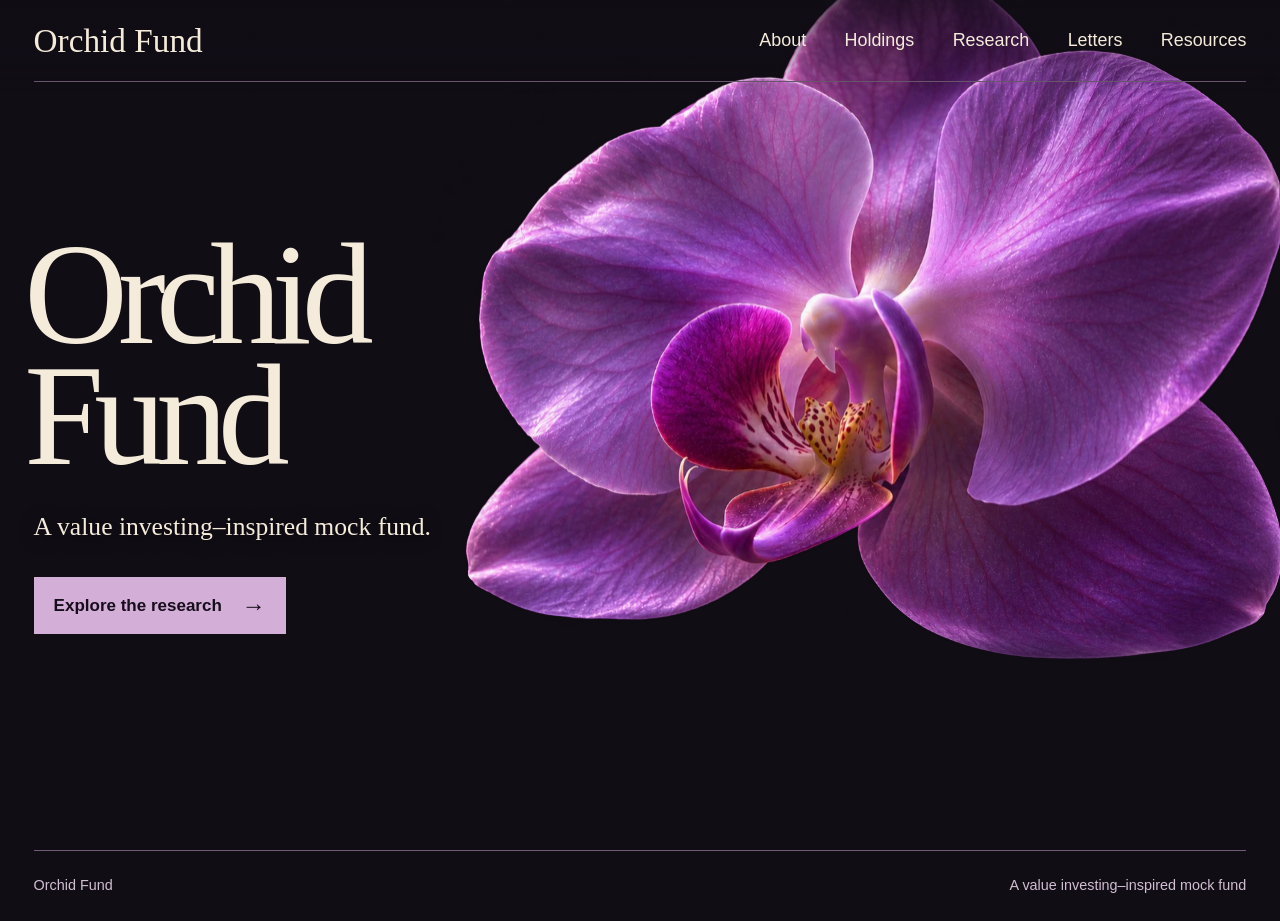
<file: index.html>
<!doctype html>
<html lang="en">
<head>
  <meta charset="utf-8">
  <meta name="viewport" content="width=device-width, initial-scale=1">
  <meta name="description" content="Orchid Fund is a value investing–inspired mock fund.">
  <meta name="theme-color" content="#110d15">
  <title>Orchid Fund</title>
  <link rel="stylesheet" href="./assets/style.css">
  <link rel="stylesheet" href="./orchid-fund.css">
  <script src="./assets/orchid.js" defer></script>
</head>
<body>
  <a class="skip-link" href="#main">Skip to content</a>
  <div class="home-stage">
    <div class="hero-art" aria-hidden="true">
      <img id="orchid-image" src="./assets/orchid.webp" width="1400" height="1000" alt="" fetchpriority="high">
      <canvas id="orchid-canvas" hidden></canvas>
    </div>
  <header class="site-header fund-header wrap">
    <a class="wordmark" href="./">Orchid Fund</a>
    <nav aria-label="Main navigation">
        <a href="./about.html">About</a>
        <a href="./holdings.html">Holdings</a>
        <a href="./research.html">Research</a>
        <a href="./letters.html">Letters</a>
        <a href="./resources.html">Resources</a>
    </nav>
  </header>
    <main id="main">
      <section class="hero wrap" aria-labelledby="hero-title">
        <div class="hero-copy">
          <h1 id="hero-title">Orchid<br>Fund</h1>
          <p>A value investing–inspired mock fund.</p>
          <a class="button" href="./research.html">Explore the research <span aria-hidden="true">→</span></a>
        </div>
      </section>
    </main>
  </div>

  <footer class="site-footer wrap">
    <span>Orchid Fund</span><span>A value investing–inspired mock fund</span>
  </footer>
</body>
</html>
</file>
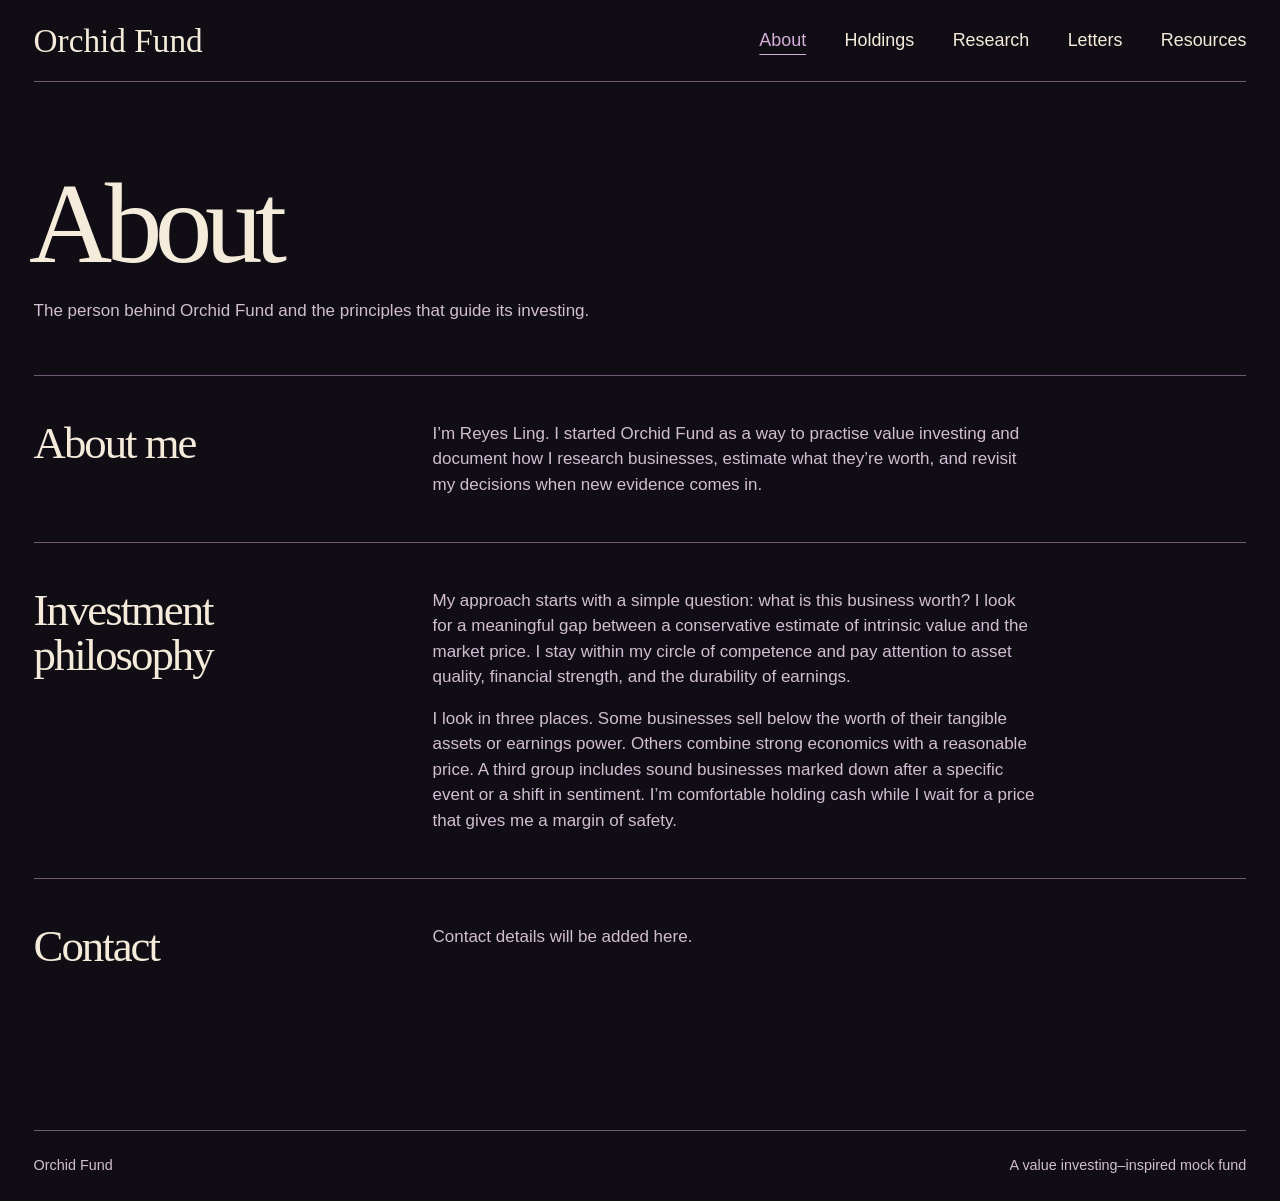
<file: about.html>
<!doctype html>
<html lang="en">
<head>
  <meta charset="utf-8">
  <meta name="viewport" content="width=device-width, initial-scale=1">
  <meta name="description" content="The person behind Orchid Fund and the principles that guide its investing.">
  <meta name="theme-color" content="#110d15">
  <title>About | Orchid Fund</title>
  <link rel="stylesheet" href="./assets/style.css">
  <link rel="stylesheet" href="./orchid-fund.css">
</head>
<body class="inner-page">
  <a class="skip-link" href="#main">Skip to content</a>
  <header class="site-header fund-header wrap">
    <a class="wordmark" href="./">Orchid Fund</a>
    <nav aria-label="Main navigation">
        <a href="./about.html" aria-current="page">About</a>
        <a href="./holdings.html">Holdings</a>
        <a href="./research.html">Research</a>
        <a href="./letters.html">Letters</a>
        <a href="./resources.html">Resources</a>
    </nav>
  </header>
  <main id="main" class="fund-page wrap">
    <div class="page-intro">
      <h1>About</h1>
      <p>The person behind Orchid Fund and the principles that guide its investing.</p>
    </div>
    <section class="editorial-row" aria-labelledby="me">
      <h2 id="me">About me</h2>
      <div><p>I’m Reyes Ling. I started Orchid Fund as a way to practise value investing and document how I research businesses, estimate what they’re worth, and revisit my decisions when new evidence comes in.</p></div>
    </section>
    <section class="editorial-row" aria-labelledby="philosophy">
      <h2 id="philosophy">Investment philosophy</h2>
      <div>
        <p>My approach starts with a simple question: what is this business worth? I look for a meaningful gap between a conservative estimate of intrinsic value and the market price. I stay within my circle of competence and pay attention to asset quality, financial strength, and the durability of earnings.</p>
        <p>I look in three places. Some businesses sell below the worth of their tangible assets or earnings power. Others combine strong economics with a reasonable price. A third group includes sound businesses marked down after a specific event or a shift in sentiment. I’m comfortable holding cash while I wait for a price that gives me a margin of safety.</p>
      </div>
    </section>
    <section class="editorial-row" id="contact" aria-labelledby="contact-title">
      <h2 id="contact-title">Contact</h2>
      <div><p>Contact details will be added here.</p></div>
    </section>
  </main>

  <footer class="site-footer wrap">
    <span>Orchid Fund</span><span>A value investing–inspired mock fund</span>
  </footer>
</body>
</html>
</file>
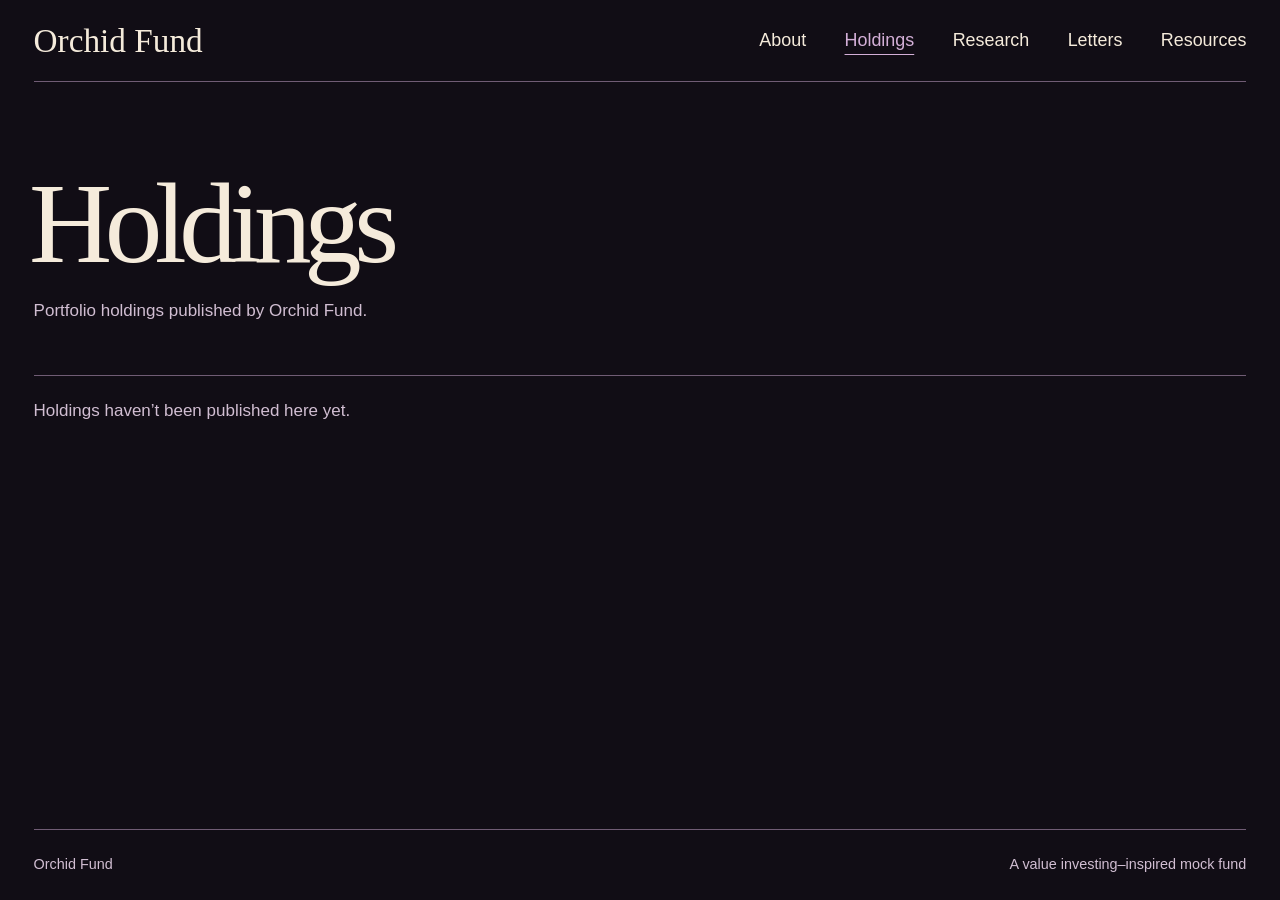
<file: holdings.html>
<!doctype html>
<html lang="en">
<head>
  <meta charset="utf-8">
  <meta name="viewport" content="width=device-width, initial-scale=1">
  <meta name="description" content="Portfolio holdings published by Orchid Fund.">
  <meta name="theme-color" content="#110d15">
  <title>Holdings | Orchid Fund</title>
  <link rel="stylesheet" href="./assets/style.css">
  <link rel="stylesheet" href="./orchid-fund.css">
</head>
<body class="inner-page">
  <a class="skip-link" href="#main">Skip to content</a>
  <header class="site-header fund-header wrap">
    <a class="wordmark" href="./">Orchid Fund</a>
    <nav aria-label="Main navigation">
        <a href="./about.html">About</a>
        <a href="./holdings.html" aria-current="page">Holdings</a>
        <a href="./research.html">Research</a>
        <a href="./letters.html">Letters</a>
        <a href="./resources.html">Resources</a>
    </nav>
  </header>
  <main id="main" class="fund-page wrap">
    <div class="page-intro">
      <h1>Holdings</h1>
      <p>Portfolio holdings published by Orchid Fund.</p>
    </div>
    <p class="empty-state">Holdings haven’t been published here yet.</p>
  </main>

  <footer class="site-footer wrap">
    <span>Orchid Fund</span><span>A value investing–inspired mock fund</span>
  </footer>
</body>
</html>
</file>
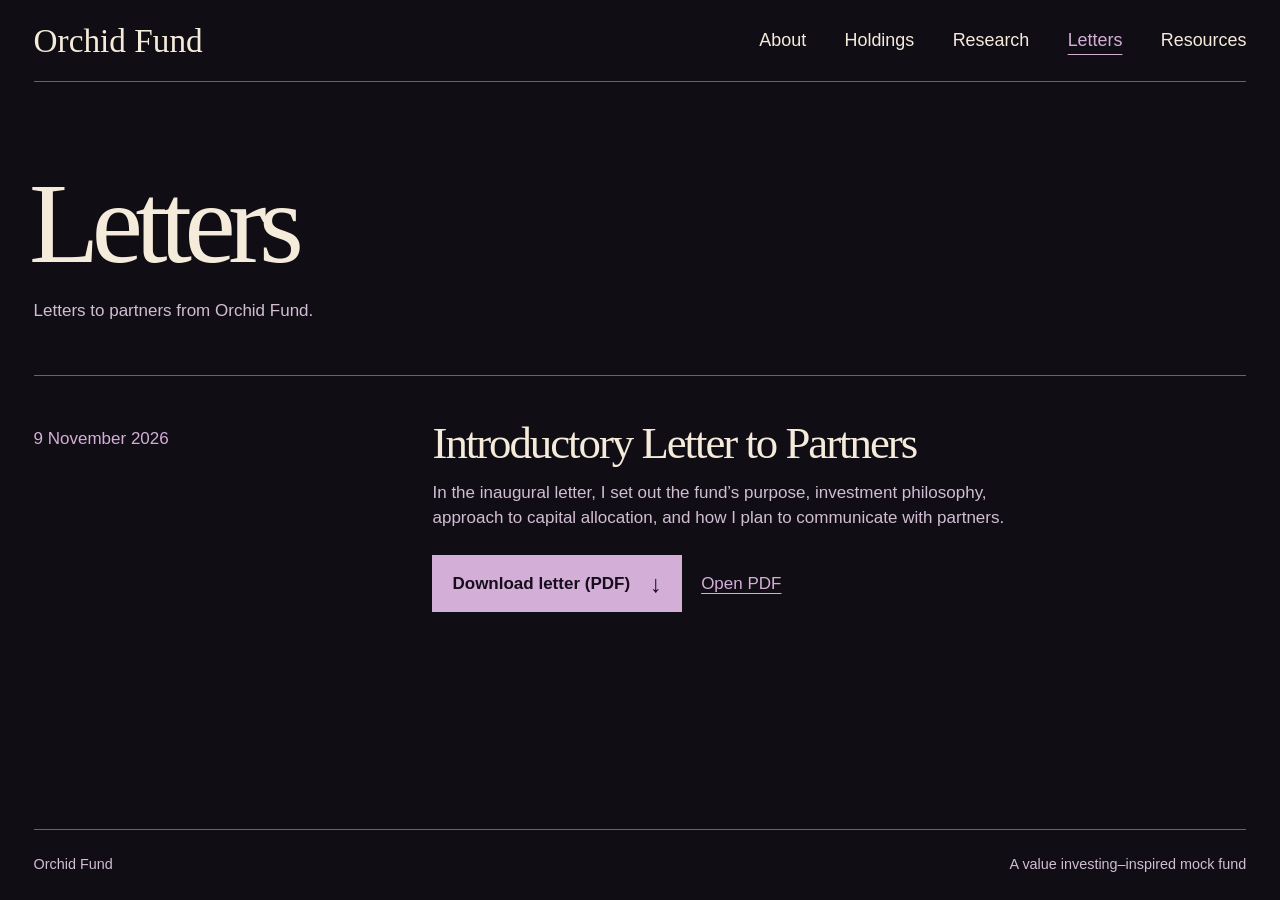
<file: letters.html>
<!doctype html>
<html lang="en">
<head>
  <meta charset="utf-8">
  <meta name="viewport" content="width=device-width, initial-scale=1">
  <meta name="description" content="Letters to partners from Orchid Fund.">
  <meta name="theme-color" content="#110d15">
  <title>Letters | Orchid Fund</title>
  <link rel="stylesheet" href="./assets/style.css">
  <link rel="stylesheet" href="./orchid-fund.css">
</head>
<body class="inner-page">
  <a class="skip-link" href="#main">Skip to content</a>
  <header class="site-header fund-header wrap">
    <a class="wordmark" href="./">Orchid Fund</a>
    <nav aria-label="Main navigation">
        <a href="./about.html">About</a>
        <a href="./holdings.html">Holdings</a>
        <a href="./research.html">Research</a>
        <a href="./letters.html" aria-current="page">Letters</a>
        <a href="./resources.html">Resources</a>
    </nav>
  </header>
  <main id="main" class="fund-page wrap">
    <div class="page-intro">
      <h1>Letters</h1>
      <p>Letters to partners from Orchid Fund.</p>
    </div>
    <article class="editorial-row letter-entry">
      <p class="letter-date"><time datetime="2026-11-09">9 November 2026</time></p>
      <div>
        <h2>Introductory Letter to Partners</h2>
        <p>In the inaugural letter, I set out the fund’s purpose, investment philosophy, approach to capital allocation, and how I plan to communicate with partners.</p>
        <div class="letter-actions">
          <a class="button" href="./Introductory-Letter-to-Partners.pdf" download>Download letter (PDF) <span aria-hidden="true">↓</span></a>
          <a class="detail-link" href="./Introductory-Letter-to-Partners.pdf" target="_blank" rel="noopener">Open PDF<span class="visually-hidden"> in a new tab</span></a>
        </div>
      </div>
    </article>
  </main>

  <footer class="site-footer wrap">
    <span>Orchid Fund</span><span>A value investing–inspired mock fund</span>
  </footer>
</body>
</html>
</file>
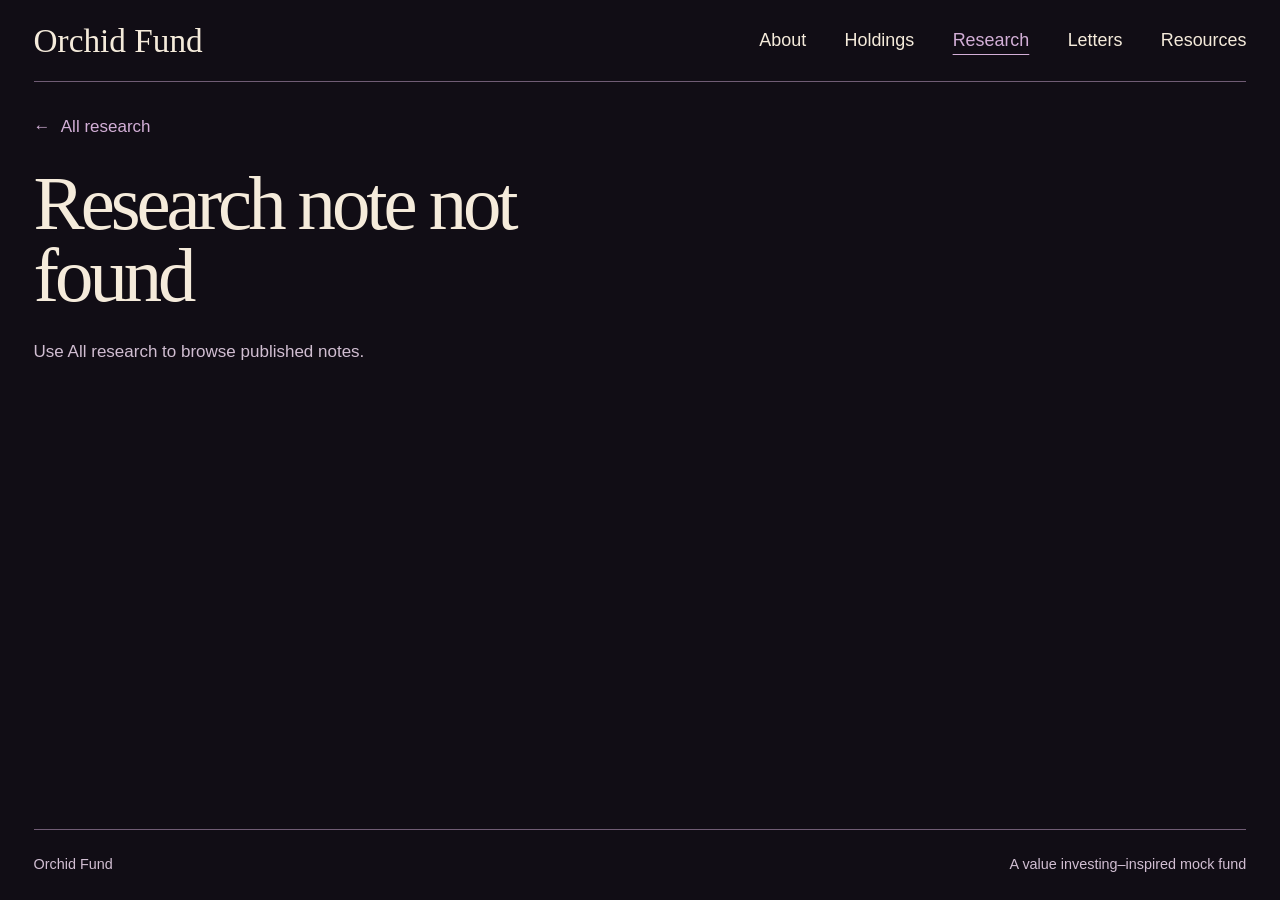
<file: report.html>
<!doctype html>
<html lang="en">
<head>
  <meta charset="utf-8">
  <meta name="viewport" content="width=device-width, initial-scale=1">
  <meta name="description" content="Equity research from Orchid Fund.">
  <meta name="theme-color" content="#110d15">
  <title>Research | Orchid Fund</title>
  <link rel="stylesheet" href="./assets/style.css">
  <link rel="stylesheet" href="./orchid-fund.css">
  <script src="./orchid-research.js" defer></script>
</head>
<body class="inner-page">
  <a class="skip-link" href="#main">Skip to content</a>
  <header class="site-header fund-header wrap">
    <a class="wordmark" href="./">Orchid Fund</a>
    <nav aria-label="Main navigation">
        <a href="./about.html">About</a>
        <a href="./holdings.html">Holdings</a>
        <a href="./research.html" aria-current="page">Research</a>
        <a href="./letters.html">Letters</a>
        <a href="./resources.html">Resources</a>
    </nav>
  </header>
  <main id="main" class="report wrap">
    <a class="back-link" href="./research.html"><span aria-hidden="true">←</span> All research</a>
    <div id="report-content" aria-live="polite"><p class="status">Loading report…</p></div>
    <noscript><p>Enable JavaScript to open this research note.</p></noscript>
  </main>

  <footer class="site-footer wrap">
    <span>Orchid Fund</span><span>A value investing–inspired mock fund</span>
  </footer>
</body>
</html>
</file>
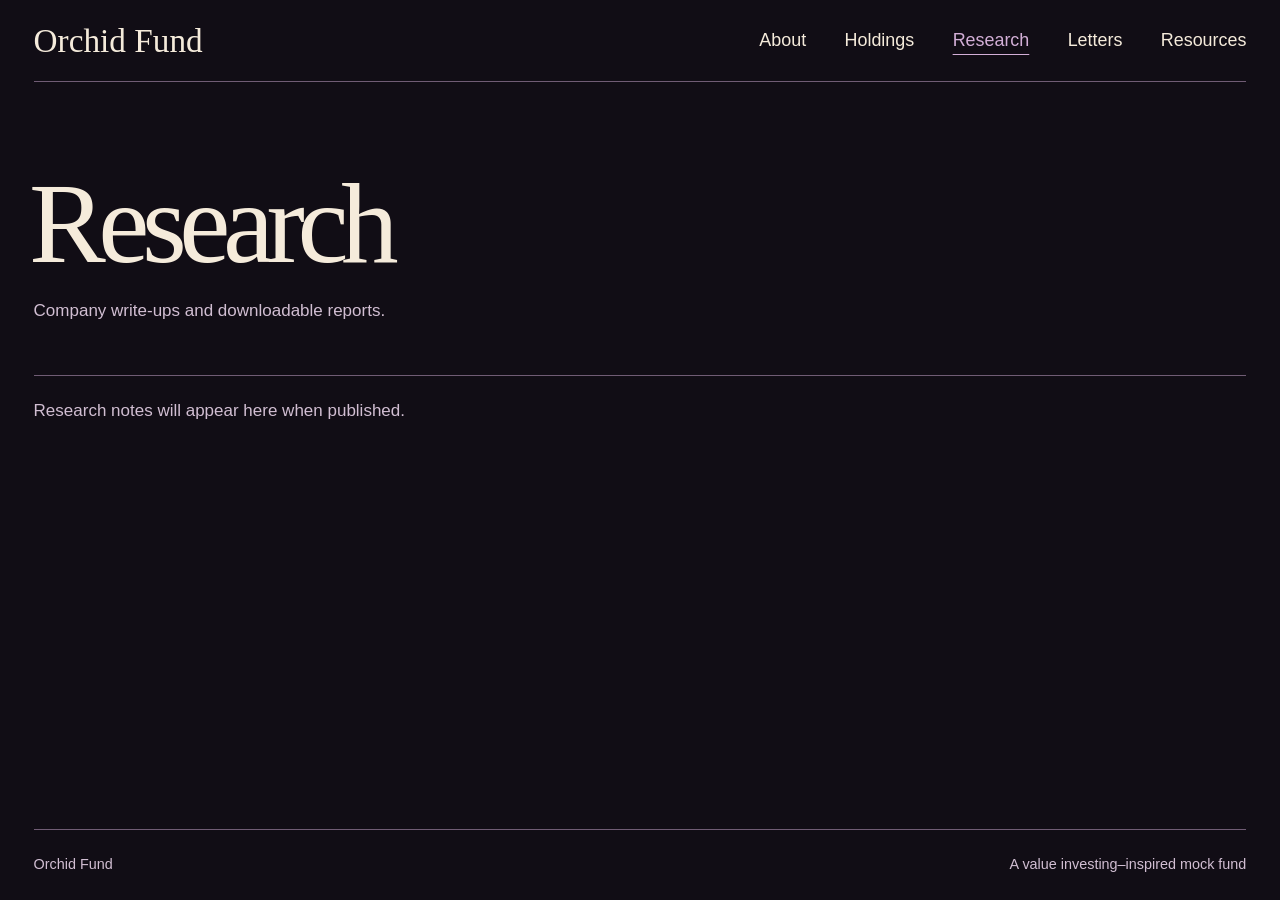
<file: research.html>
<!doctype html>
<html lang="en">
<head>
  <meta charset="utf-8">
  <meta name="viewport" content="width=device-width, initial-scale=1">
  <meta name="description" content="Company write-ups and downloadable reports.">
  <meta name="theme-color" content="#110d15">
  <title>Research | Orchid Fund</title>
  <link rel="stylesheet" href="./assets/style.css">
  <link rel="stylesheet" href="./orchid-fund.css">
  <script src="./orchid-research.js" defer></script>
</head>
<body class="inner-page">
  <a class="skip-link" href="#main">Skip to content</a>
  <header class="site-header fund-header wrap">
    <a class="wordmark" href="./">Orchid Fund</a>
    <nav aria-label="Main navigation">
        <a href="./about.html">About</a>
        <a href="./holdings.html">Holdings</a>
        <a href="./research.html" aria-current="page">Research</a>
        <a href="./letters.html">Letters</a>
        <a href="./resources.html">Resources</a>
    </nav>
  </header>
  <main id="main" class="fund-page wrap">
    <div class="page-intro">
      <h1>Research</h1>
      <p>Company write-ups and downloadable reports.</p>
    </div>
    <div id="research-list" class="research-list" aria-live="polite"><p class="status empty-state">Loading research…</p></div>
    <noscript><p class="status">Enable JavaScript to browse published research.</p></noscript>
  </main>

  <footer class="site-footer wrap">
    <span>Orchid Fund</span><span>A value investing–inspired mock fund</span>
  </footer>
</body>
</html>
</file>
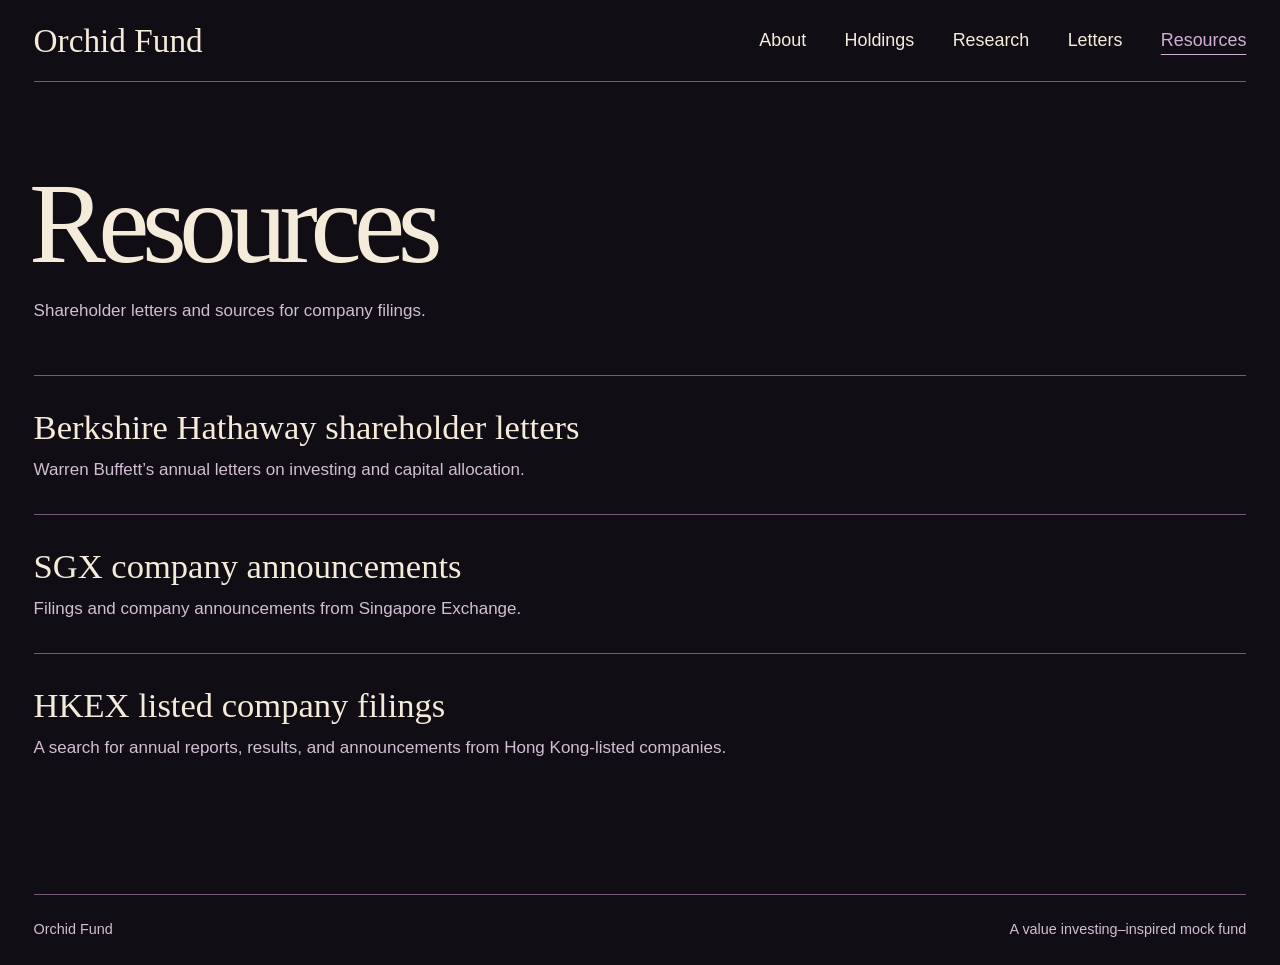
<file: resources.html>
<!doctype html>
<html lang="en">
<head>
  <meta charset="utf-8">
  <meta name="viewport" content="width=device-width, initial-scale=1">
  <meta name="description" content="Shareholder letters and sources for company filings.">
  <meta name="theme-color" content="#110d15">
  <title>Resources | Orchid Fund</title>
  <link rel="stylesheet" href="./assets/style.css">
  <link rel="stylesheet" href="./orchid-fund.css">
</head>
<body class="inner-page">
  <a class="skip-link" href="#main">Skip to content</a>
  <header class="site-header fund-header wrap">
    <a class="wordmark" href="./">Orchid Fund</a>
    <nav aria-label="Main navigation">
        <a href="./about.html">About</a>
        <a href="./holdings.html">Holdings</a>
        <a href="./research.html">Research</a>
        <a href="./letters.html">Letters</a>
        <a href="./resources.html" aria-current="page">Resources</a>
    </nav>
  </header>
  <main id="main" class="fund-page wrap">
    <div class="page-intro">
      <h1>Resources</h1>
      <p>Shareholder letters and sources for company filings.</p>
    </div>
    <ul class="resource-list">
      <li><a href="https://www.berkshirehathaway.com/letters/letters.html">Berkshire Hathaway shareholder letters</a><p>Warren Buffett’s annual letters on investing and capital allocation.</p></li>
      <li><a href="https://www.sgx.com/stock-exchange/company-announcements">SGX company announcements</a><p>Filings and company announcements from Singapore Exchange.</p></li>
      <li><a href="https://www.hkexnews.hk/homelcititlesearch.html">HKEX listed company filings</a><p>A search for annual reports, results, and announcements from Hong Kong-listed companies.</p></li>
    </ul>
  </main>

  <footer class="site-footer wrap">
    <span>Orchid Fund</span><span>A value investing–inspired mock fund</span>
  </footer>
</body>
</html>
</file>
<file: assets/style.css>
:root {
  color-scheme: dark;
  --bg: #110d15;
  --paper: #f5ebdb;
  --muted: #d1bed2;
  --lilac: #d3afd7;
  --rule: #705c74;
  --serif: "Instrument Serif", "Times New Roman", serif;
  --sans: "Instrument Sans", Arial, sans-serif;
}
*, *::before, *::after { box-sizing: border-box; }
html { scroll-behavior: smooth; }
body { margin: 0; background: var(--bg); color: var(--paper); font: 17px/1.5 var(--sans); }
body:has(.report) { display: flex; flex-direction: column; min-height: 100svh; }
a { color: inherit; text-underline-offset: .25em; }
a:focus-visible { outline: 2px solid #fff; outline-offset: 5px; }
[hidden] { display: none !important; }
.skip-link { position: fixed; z-index: 5; top: 8px; left: 12px; background: var(--paper); color: var(--bg); padding: 10px; transform: translateY(-150%); }
.skip-link:focus { transform: none; }
.wrap { width: min(100% - 5.25vw, 94rem); margin-inline: auto; }
.site-header { min-height: 82px; position: relative; z-index: 1; display: flex; align-items: center; justify-content: space-between; gap: 1rem; border-bottom: 1px solid var(--rule); }
.wordmark { font: 400 clamp(1.38rem, 2.6vw, 2.15rem)/1 var(--serif); text-decoration: none; }
.site-header nav { display: flex; gap: clamp(1rem, 4.4vw, 4rem); }
.site-header nav a { text-decoration: none; font-size: clamp(.88rem, 1.4vw, 1.15rem); }
.site-header nav a:hover, .site-header nav a[aria-current] { color: var(--lilac); }
.home-stage { position: relative; isolation: isolate; overflow: hidden; }
.hero-art { position: absolute; z-index: -1; pointer-events: none; top: -7vw; right: -12vw; width: min(87vw, 95rem); aspect-ratio: 1.4; mask-image: linear-gradient(to right, transparent, #000 13%), linear-gradient(to top, transparent, #000 11%); mask-composite: intersect; }
.hero-art img, .hero-art canvas { width: 100%; height: 100%; display: block; position: absolute; inset: 0; object-fit: contain; }
.hero { min-height: clamp(35rem, 60vw, 54rem); display: grid; align-items: center; position: relative; }
.hero-copy { max-width: 38rem; padding-block: 2rem 6rem; }
h1, h2, h3, p { margin-top: 0; }
h1, h2, h3 { font-family: var(--serif); font-weight: 400; }
.hero h1 { margin: 0 0 .23em -.065em; font-size: clamp(5.4rem, 11.2vw, 11rem); letter-spacing: -.068em; line-height: .85; }
.hero p { font: 400 clamp(1.3rem, 2vw, 2rem)/1.35 var(--serif); margin-bottom: 2rem; text-shadow: 0 2px 16px var(--bg); }
.button { display: inline-flex; align-items: center; justify-content: space-between; gap: 1.25rem; padding: 1rem 1.25rem; background: var(--lilac); color: #170d1c; text-decoration: none; font-weight: 600; transition: background .2s; }
.button:hover { background: #eed6ef; }
.button span { font-size: 1.4em; line-height: 1; }
.philosophy, .research, .site-footer { border-top: 1px solid var(--rule); }
.philosophy { display: grid; grid-template-columns: 1fr 1fr; gap: clamp(1rem, 4vw, 4rem); padding-block: clamp(2rem, 5vw, 5rem); }
.philosophy h2, .research h2, .report-body h2 { font-size: clamp(2.7rem, 5.2vw, 5rem); letter-spacing: -.05em; line-height: .95; margin-bottom: 1rem; }
.philosophy p, .section-intro, .report-body p { color: var(--muted); max-width: 58ch; margin-bottom: 0; }
.research { padding-block: clamp(2.5rem, 6vw, 6rem); }
.section-intro { margin-bottom: 2rem; }
.research-list { display: grid; gap: 1.5rem; grid-template-columns: repeat(auto-fit, minmax(min(100%, 22rem), 1fr)); }
.research-card { max-width: 40rem; background: #1a131e; border: 1px solid var(--rule); }
.research-card > a { display: block; height: 100%; text-decoration: none; }
.research-card > a:hover h3 { text-decoration: underline; }
.research-card img { display: block; width: 100%; aspect-ratio: 1.9; object-fit: cover; }
.card-copy { padding: 1.5rem; }
.card-meta, .report-meta { font-size: .88rem; color: var(--lilac); margin-bottom: .65rem; }
.card-copy h3 { font-size: clamp(1.9rem, 3.3vw, 3rem); line-height: 1.05; margin-bottom: .7rem; }
.card-copy p:last-child { color: var(--muted); margin-bottom: 0; }
.report { flex: 1; padding-block: 2rem 5rem; }
.back-link { display: inline-flex; gap: .6em; align-items: center; color: var(--lilac); text-decoration: none; margin-bottom: 1.75rem; }
.back-link:hover { text-decoration: underline; }
.report-hero { display: grid; grid-template-columns: 1fr; gap: clamp(1rem, 4vw, 3.5rem); align-items: start; padding-bottom: 2.5rem; }
.report-hero:has(img) { grid-template-columns: 1fr 1fr; }
.report h1 { font-size: clamp(3rem, 6vw, 6.5rem); line-height: .94; letter-spacing: -.053em; margin-bottom: .35em; max-width: 16ch; overflow-wrap: anywhere; }
.report-company { font: italic clamp(1.4rem, 3.3vw, 3rem)/1.12 var(--serif); margin-bottom: .7em; }
.report-hero img { width: 100%; aspect-ratio: 1.8; object-fit: cover; }
.report-body { border-top: 1px solid var(--rule); padding-top: 2rem; }
.report-body h2 { font-size: clamp(2.25rem, 3.6vw, 3.6rem); }
.report-body p { font-size: clamp(1rem, 1.55vw, 1.25rem); margin-bottom: 1.7rem; white-space: pre-line; }
.report-body .report-secondary { margin-left: 1.15rem; color: var(--lilac); display: inline-block; }
.status { color: var(--muted); }
.site-footer { display: flex; flex-wrap: wrap; gap: .4rem 1.5rem; justify-content: space-between; align-items: center; color: var(--muted); padding-block: 1.5rem; font-size: .9rem; }
@media (max-width: 700px) {
  .wrap { width: calc(100% - 2.5rem); }
  .site-header { min-height: 64px; }
  .hero { min-height: 39rem; align-items: start; }
  .hero h1 { font-size: clamp(4.7rem, 15.8vw, 7rem); }
  .hero-copy { padding-block: 4rem 2rem; }
  .hero-art { width: max(36rem, 117vw); right: -13rem; top: 15rem; opacity: .82; }
  .hero-art { mask-image: linear-gradient(to right, transparent, #000 22%), linear-gradient(to bottom, transparent, #000 20%, #000 68%, transparent); }
  .philosophy, .report-hero:has(img) { grid-template-columns: 1fr; }
  .report-body .report-secondary { margin: .8rem 0 0; }
}
@media (prefers-reduced-motion: reduce) {
  html { scroll-behavior: auto; }
  .button { transition: none; }
}

@keyframes orchid-drift {
  from { transform: perspective(900px) rotateY(-7deg) rotateZ(-1.5deg) scale(.98); }
  to { transform: perspective(900px) rotateY(8deg) rotateZ(1.5deg) scale(1.035); }
}
@keyframes orchid-approach {
  to { transform: translate(2%, -3%) scale(1.17); }
}
@media (prefers-reduced-motion: no-preference) {
  #orchid-image:not([hidden]) { animation: orchid-drift 8s ease-in-out infinite alternate; }
  @supports (animation-timeline: scroll()) {
    .hero-art:has(#orchid-image:not([hidden])) {
      animation: orchid-approach linear both;
      animation-timeline: scroll(root block);
      animation-range: 0px 590px;
    }
  }
}
</file>
<file: orchid-fund.css>
body.inner-page { display: flex; flex-direction: column; min-height: 100svh; }
.inner-page .fund-page { flex: 1; }
.fund-header nav { gap: clamp(1rem, 3vw, 3.1rem); }
.fund-header nav a[aria-current="page"] { text-decoration: underline; text-underline-offset: .48rem; }
.home-stage .fund-header { border-color: var(--rule); }
.fund-page { padding: clamp(2.8rem, 7vw, 7.2rem) 0 clamp(3rem, 8vw, 8rem); max-width: 76rem; }
.page-intro { margin-bottom: clamp(1.75rem, 4vw, 4rem); }
.page-intro h1 { font: 400 clamp(4rem, 9vw, 8.25rem)/.9 var(--serif); letter-spacing: -.065em; margin: 0 0 .2em -.04em; }
.page-intro p, .editorial-row p, .resource-list p { color: var(--muted); }
.page-intro p { max-width: 60ch; margin: 0; }
.editorial-row { display: grid; grid-template-columns: minmax(10.5rem, .65fr) minmax(0, 1.55fr); gap: clamp(1rem, 4.5vw, 4.5rem); border-top: 1px solid var(--rule); padding-block: clamp(1.45rem, 3.5vw, 3.4rem); }
.editorial-row h2 { font-size: clamp(2rem, 3.5vw, 3.5rem); line-height: 1; letter-spacing: -.045em; margin: 0 0 .32em; }
.editorial-row p { max-width: 64ch; margin-bottom: 1rem; }
.editorial-row p:last-child { margin-bottom: 0; }
.letter-entry .letter-date { color: var(--lilac); margin-top: .35rem; }
.letter-actions { display: flex; align-items: center; flex-wrap: wrap; gap: .8rem 1.2rem; margin-top: 1.5rem; }
.letter-actions .detail-link { color: var(--lilac); }
.empty-state, #research-list > .status { border-top: 1px solid var(--rule); color: var(--muted); padding-block: 1.4rem; margin: 0; }
.resource-list { list-style: none; padding: 0; margin: 0; }
.resource-list li { padding-block: clamp(1.1rem, 2.5vw, 2rem); border-top: 1px solid var(--rule); }
.resource-list a { font: 400 clamp(1.55rem, 2.7vw, 2.6rem)/1.15 var(--serif); text-decoration: none; }
.resource-list a:hover { text-decoration: underline; }
.resource-list a span { font-size: .68em; color: var(--lilac); }
.resource-list p { margin: .55rem 0 0; }
.visually-hidden { position: absolute; width: 1px; height: 1px; padding: 0; overflow: hidden; clip-path: inset(50%); white-space: nowrap; }
@media (max-width: 700px) {
  .fund-header { display: flex; flex-direction: column; align-items: flex-start; gap: .9rem; justify-content: center; padding-block: 1.1rem; }
  .fund-header nav { align-items: center; gap: .5rem clamp(.55rem, 2.6vw, 1.3rem); flex-wrap: wrap; }
  .fund-header nav a { font-size: .88rem; }
  .editorial-row { grid-template-columns: 1fr; gap: .5rem; }
  .letter-entry .letter-date { margin-bottom: .3rem; }
}
.home-stage .fund-header::before {
  content: "";
  position: absolute;
  inset: 0 -3vw auto;
  height: 115%;
  z-index: -1;
  background: linear-gradient(to bottom, #110d15b0, transparent);
  pointer-events: none;
}
</file>
